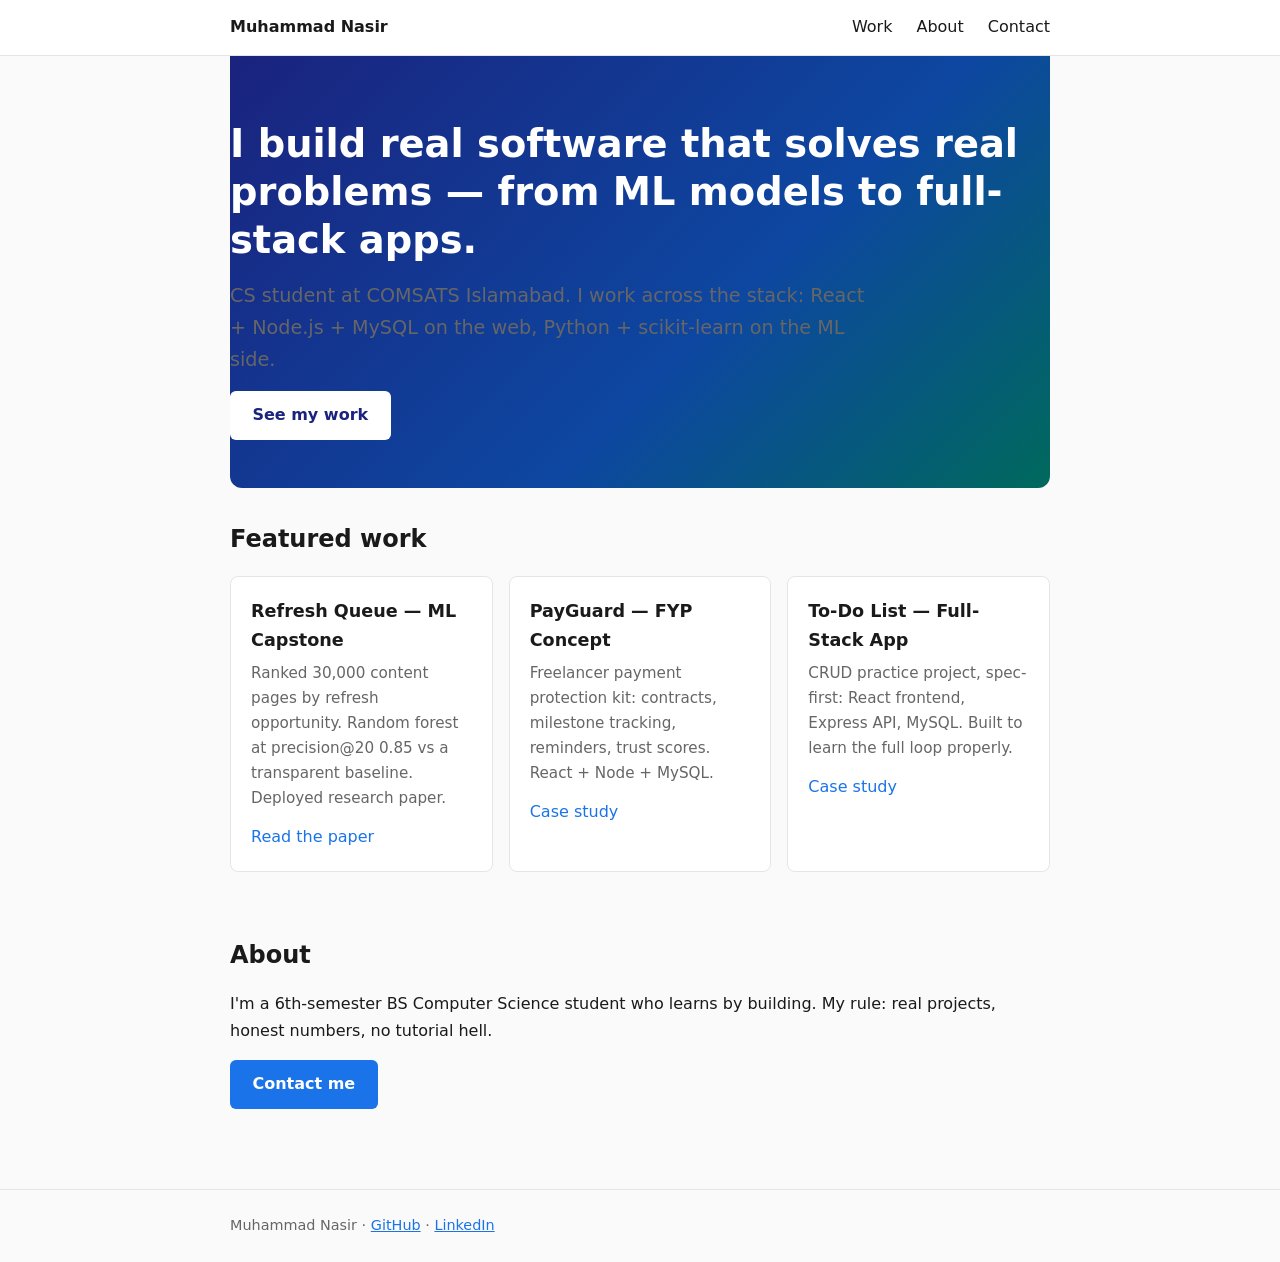
<file: index.html>
<!DOCTYPE html>
<html lang="en">
<head>
<meta charset="utf-8">
<meta name="viewport" content="width=device-width, initial-scale=1">
<title>Muhammad Nasir — Software Developer</title>
<meta name="description" content="Muhammad Nasir builds real software that solves real problems — from ML models to full-stack apps.">
<link rel="icon" type="image/svg+xml" href="favicon.svg">
<link rel="stylesheet" href="style.css">
<meta property="og:title" content="Muhammad Nasir — Software Developer">
<meta property="og:description" content="I build real software that solves real problems — from ML models to full-stack apps.">
<meta property="og:type" content="website">
<meta property="og:url" content="https://iammns9.github.io/">
<meta name="twitter:card" content="summary">
<!-- Privacy-friendly analytics by Plausible -->
<script async src="https://plausible.io/js/pa-c9BzNSm_xhHZBAn-NPg4I.js"></script>
<script>
  window.plausible=window.plausible||function(){(plausible.q=plausible.q||[]).push(arguments)},plausible.init=plausible.init||function(i){plausible.o=i||{}};
  plausible.init()
</script>
</head>
<body>
<nav><div class="wrap">
<a class="brand" href="index.html">Muhammad Nasir</a>
<a href="work.html">Work</a><a href="about.html">About</a><a href="contact.html">Contact</a>
</div></nav>
<div class="wrap">
<header class="hero hero-bg">
<h1>I build real software that solves real problems — from ML models to full-stack apps.</h1>
<p class="lead">CS student at COMSATS Islamabad. I work across the stack: React + Node.js + MySQL on the web, Python + scikit-learn on the ML side.</p>
<a class="btn" href="work.html">See my work</a>
</header>
<section>
<h2>Featured work</h2>
<div class="cards">
<div class="card"><h3>Refresh Queue — ML Capstone</h3><p>Ranked 30,000 content pages by refresh opportunity. Random forest at precision@20 0.85 vs a transparent baseline. Deployed research paper.</p><a href="https://iammns9.github.io/flyrank_ml_internship/">Read the paper</a></div>
<div class="card"><h3>PayGuard — FYP Concept</h3><p>Freelancer payment protection kit: contracts, milestone tracking, reminders, trust scores. React + Node + MySQL.</p><a href="work.html#payguard">Case study</a></div>
<div class="card"><h3>To-Do List — Full-Stack App</h3><p>CRUD practice project, spec-first: React frontend, Express API, MySQL. Built to learn the full loop properly.</p><a href="work.html#todo">Case study</a></div>
</div>
</section>
<section>
<h2>About</h2>
<p>I'm a 6th-semester BS Computer Science student who learns by building. My rule: real projects, honest numbers, no tutorial hell.</p>
<a class="btn" href="contact.html">Contact me</a>
</section>
</div>
<footer><div class="wrap">Muhammad Nasir · <a href="https://github.com/iammns9">GitHub</a> · <a href="https://www.linkedin.com/in/iammns9">LinkedIn</a></div></footer>
</body>
</html>
</file>
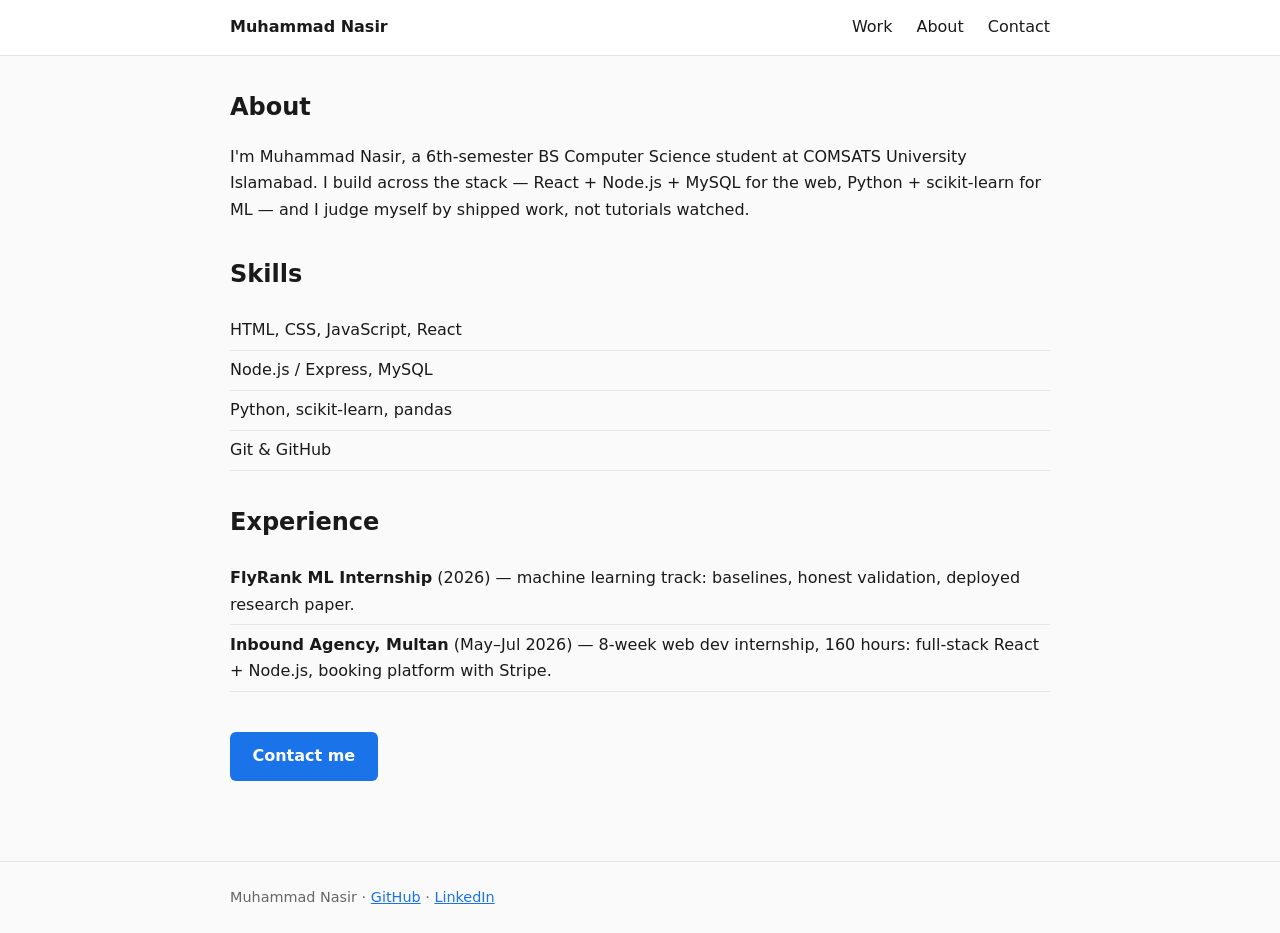
<file: about.html>
<!DOCTYPE html>
<html lang="en">
<head>
<meta charset="utf-8">
<meta name="viewport" content="width=device-width, initial-scale=1">
<title>About — Muhammad Nasir</title>
<meta name="description" content="About Muhammad Nasir: CS student, full-stack + ML developer.">
<link rel="icon" type="image/svg+xml" href="favicon.svg">
<link rel="stylesheet" href="style.css">
<meta property="og:title" content="Muhammad Nasir — Software Developer">
<meta property="og:description" content="I build real software that solves real problems — from ML models to full-stack apps.">
<meta property="og:type" content="website">
<meta property="og:url" content="https://iammns9.github.io/">
<meta name="twitter:card" content="summary">
<!-- Privacy-friendly analytics by Plausible -->
<script async src="https://plausible.io/js/pa-c9BzNSm_xhHZBAn-NPg4I.js"></script>
<script>
  window.plausible=window.plausible||function(){(plausible.q=plausible.q||[]).push(arguments)},plausible.init=plausible.init||function(i){plausible.o=i||{}};
  plausible.init()
</script>
</head>
<body>
<nav><div class="wrap">
<a class="brand" href="index.html">Muhammad Nasir</a>
<a href="work.html">Work</a><a href="about.html">About</a><a href="contact.html">Contact</a>
</div></nav>
<div class="wrap">
<section>
<h2>About</h2>
<p>I'm Muhammad Nasir, a 6th-semester BS Computer Science student at COMSATS University Islamabad. I build across the stack — React + Node.js + MySQL for the web, Python + scikit-learn for ML — and I judge myself by shipped work, not tutorials watched.</p>
<h2 style="margin-top:2rem">Skills</h2>
<ul class="clean">
<li>HTML, CSS, JavaScript, React</li>
<li>Node.js / Express, MySQL</li>
<li>Python, scikit-learn, pandas</li>
<li>Git & GitHub</li>
</ul>
<h2 style="margin-top:2rem">Experience</h2>
<ul class="clean">
<li><strong>FlyRank ML Internship</strong> (2026) — machine learning track: baselines, honest validation, deployed research paper.</li>
<li><strong>Inbound Agency, Multan</strong> (May–Jul 2026) — 8-week web dev internship, 160 hours: full-stack React + Node.js, booking platform with Stripe.</li>
</ul>
<p style="margin-top:1.5rem"><a class="btn" href="contact.html">Contact me</a></p>
</section>
</div>
<footer><div class="wrap">Muhammad Nasir · <a href="https://github.com/iammns9">GitHub</a> · <a href="https://www.linkedin.com/in/iammns9">LinkedIn</a></div></footer>
</body>
</html>
</file>
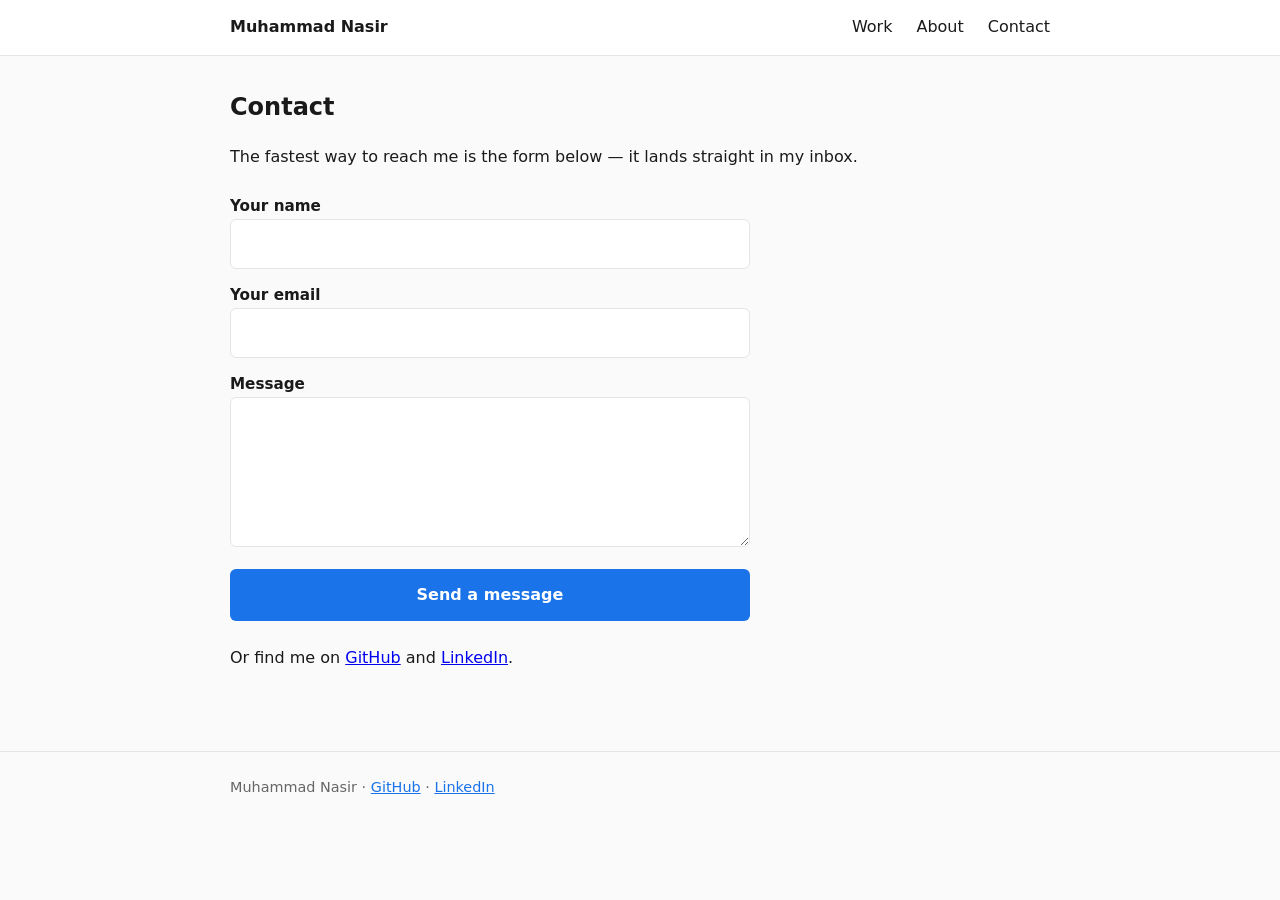
<file: contact.html>
<!DOCTYPE html>
<html lang="en">
<head>
<meta charset="utf-8">
<meta name="viewport" content="width=device-width, initial-scale=1">
<title>Contact — Muhammad Nasir</title>
<meta name="description" content="Contact Muhammad Nasir.">
<link rel="icon" type="image/svg+xml" href="favicon.svg">
<link rel="stylesheet" href="style.css">
<meta property="og:title" content="Muhammad Nasir — Software Developer">
<meta property="og:description" content="I build real software that solves real problems — from ML models to full-stack apps.">
<meta property="og:type" content="website">
<meta property="og:url" content="https://iammns9.github.io/">
<meta name="twitter:card" content="summary">
<!-- Privacy-friendly analytics by Plausible -->
<script async src="https://plausible.io/js/pa-c9BzNSm_xhHZBAn-NPg4I.js"></script>
<script>
  window.plausible=window.plausible||function(){(plausible.q=plausible.q||[]).push(arguments)},plausible.init=plausible.init||function(i){plausible.o=i||{}};
  plausible.init()
</script>
</head>
<body>
<nav><div class="wrap">
<a class="brand" href="index.html">Muhammad Nasir</a>
<a href="work.html">Work</a><a href="about.html">About</a><a href="contact.html">Contact</a>
</div></nav>
<div class="wrap">
<section>
<h2>Contact</h2>
<p style="margin-bottom:1.5rem">The fastest way to reach me is the form below — it lands straight in my inbox.</p>
<form class="contact" action="https://formsubmit.co/sp24-bcs-067@isbstudent.comsats.edu.pk" method="POST">
<input type="hidden" name="_subject" value="Portfolio contact form">
<input type="hidden" name="_template" value="table">
<label>Your name<input type="text" name="name" required></label>
<label>Your email<input type="email" name="email" required></label>
<label>Message<textarea name="message" rows="5" required></textarea></label>
<button type="submit">Send a message</button>
</form>
<p style="margin-top:1.5rem">Or find me on <a href="https://github.com/iammns9">GitHub</a> and <a href="https://www.linkedin.com/in/iammns9">LinkedIn</a>.</p>
</section>
</div>
<footer><div class="wrap">Muhammad Nasir · <a href="https://github.com/iammns9">GitHub</a> · <a href="https://www.linkedin.com/in/iammns9">LinkedIn</a></div></footer>
</body>
</html>
</file>
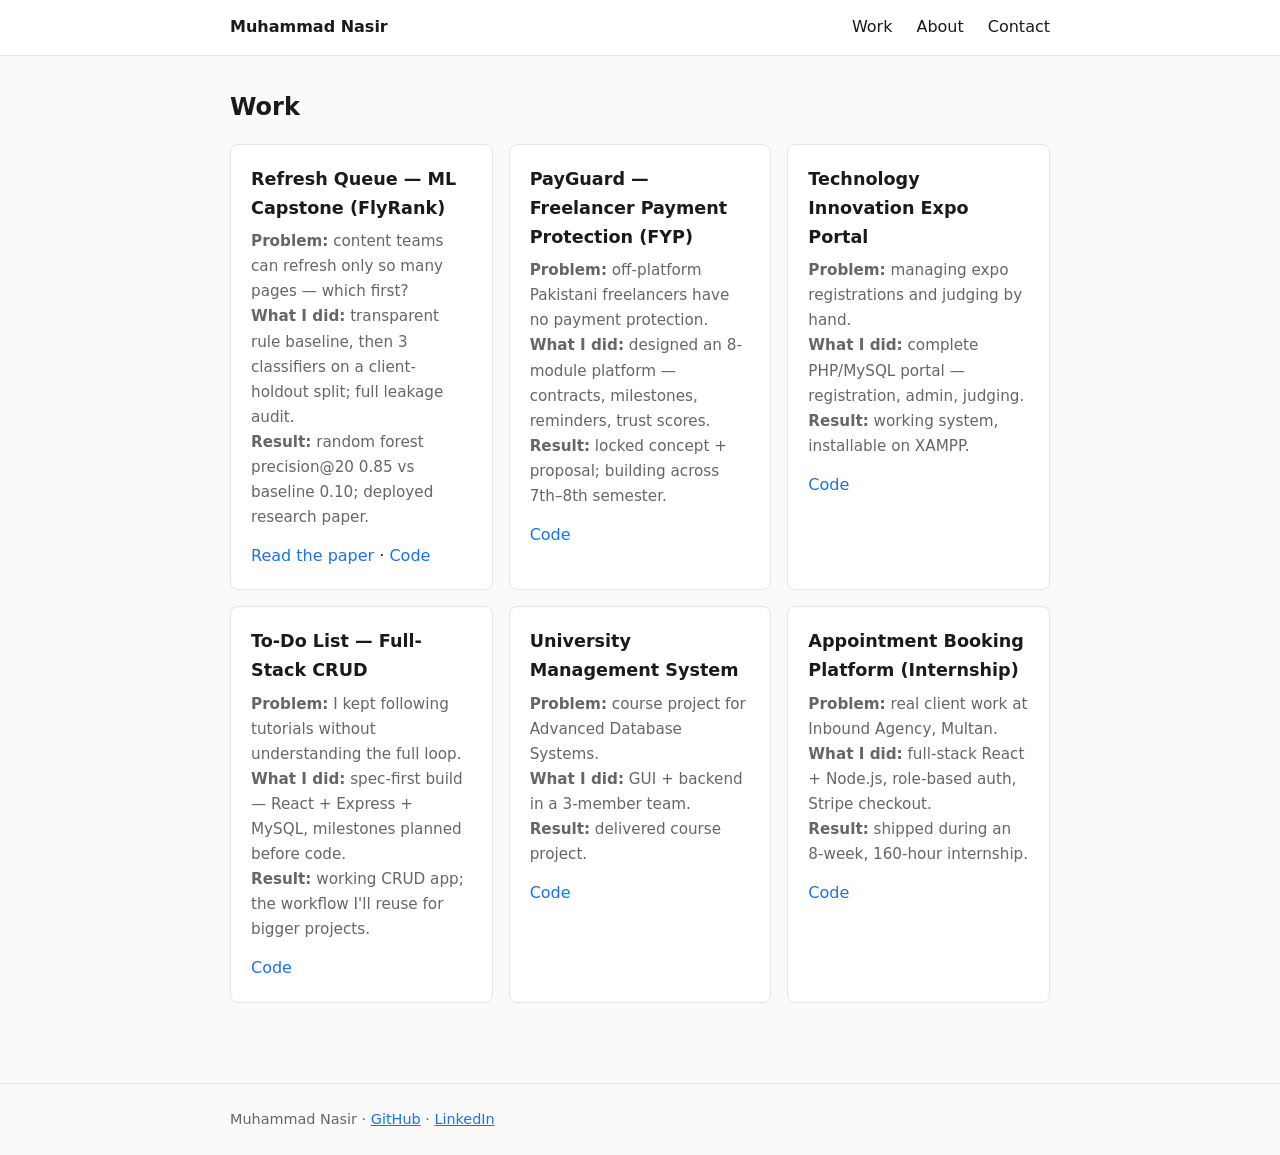
<file: work.html>
<!DOCTYPE html>
<html lang="en">
<head>
<meta charset="utf-8">
<meta name="viewport" content="width=device-width, initial-scale=1">
<title>Work — Muhammad Nasir</title>
<meta name="description" content="Projects by Muhammad Nasir: ML capstone, PayGuard, expo portal, full-stack apps.">
<link rel="icon" type="image/svg+xml" href="favicon.svg">
<link rel="stylesheet" href="style.css">
<meta property="og:title" content="Muhammad Nasir — Software Developer">
<meta property="og:description" content="I build real software that solves real problems — from ML models to full-stack apps.">
<meta property="og:type" content="website">
<meta property="og:url" content="https://iammns9.github.io/">
<meta name="twitter:card" content="summary">
<!-- Privacy-friendly analytics by Plausible -->
<script async src="https://plausible.io/js/pa-c9BzNSm_xhHZBAn-NPg4I.js"></script>
<script>
  window.plausible=window.plausible||function(){(plausible.q=plausible.q||[]).push(arguments)},plausible.init=plausible.init||function(i){plausible.o=i||{}};
  plausible.init()
</script>
</head>
<body>
<nav><div class="wrap">
<a class="brand" href="index.html">Muhammad Nasir</a>
<a href="work.html">Work</a><a href="about.html">About</a><a href="contact.html">Contact</a>
</div></nav>
<div class="wrap">
<section>
<h2>Work</h2>
<div class="cards">
<div class="card" id="flyrank"><h3>Refresh Queue — ML Capstone (FlyRank)</h3><p><strong>Problem:</strong> content teams can refresh only so many pages — which first?<br><strong>What I did:</strong> transparent rule baseline, then 3 classifiers on a client-holdout split; full leakage audit.<br><strong>Result:</strong> random forest precision@20 0.85 vs baseline 0.10; deployed research paper.</p><a href="https://iammns9.github.io/flyrank_ml_internship/">Read the paper</a> · <a href="https://github.com/iammns9/flyrank_ml_internship">Code</a></div>
<div class="card" id="payguard"><h3>PayGuard — Freelancer Payment Protection (FYP)</h3><p><strong>Problem:</strong> off-platform Pakistani freelancers have no payment protection.<br><strong>What I did:</strong> designed an 8-module platform — contracts, milestones, reminders, trust scores.<br><strong>Result:</strong> locked concept + proposal; building across 7th–8th semester.</p><a href="https://github.com/iammns9">Code</a></div>
<div class="card"><h3>Technology Innovation Expo Portal</h3><p><strong>Problem:</strong> managing expo registrations and judging by hand.<br><strong>What I did:</strong> complete PHP/MySQL portal — registration, admin, judging.<br><strong>Result:</strong> working system, installable on XAMPP.</p><a href="https://github.com/iammns9">Code</a></div>
<div class="card" id="todo"><h3>To-Do List — Full-Stack CRUD</h3><p><strong>Problem:</strong> I kept following tutorials without understanding the full loop.<br><strong>What I did:</strong> spec-first build — React + Express + MySQL, milestones planned before code.<br><strong>Result:</strong> working CRUD app; the workflow I'll reuse for bigger projects.</p><a href="https://github.com/iammns9">Code</a></div>
<div class="card"><h3>University Management System</h3><p><strong>Problem:</strong> course project for Advanced Database Systems.<br><strong>What I did:</strong> GUI + backend in a 3-member team.<br><strong>Result:</strong> delivered course project.</p><a href="https://github.com/iammns9">Code</a></div>
<div class="card"><h3>Appointment Booking Platform (Internship)</h3><p><strong>Problem:</strong> real client work at Inbound Agency, Multan.<br><strong>What I did:</strong> full-stack React + Node.js, role-based auth, Stripe checkout.<br><strong>Result:</strong> shipped during an 8-week, 160-hour internship.</p><a href="https://github.com/iammns9">Code</a></div>
</div>
</section>
</div>
<footer><div class="wrap">Muhammad Nasir · <a href="https://github.com/iammns9">GitHub</a> · <a href="https://www.linkedin.com/in/iammns9">LinkedIn</a></div></footer>
</body>
</html>
</file>
<file: style.css>
:root { --bg: #fafafa; --text: #1a1a1a; --muted: #666; --accent: #1a73e8; --card: #fff; --border: #e5e5e5; }
* { box-sizing: border-box; margin: 0; padding: 0; }
body { font-family: 'Segoe UI', system-ui, -apple-system, sans-serif; background: var(--bg); color: var(--text); line-height: 1.65; }
.wrap { max-width: 860px; margin: 0 auto; padding: 0 1.25rem; }
nav { background: var(--card); border-bottom: 1px solid var(--border); position: sticky; top: 0; z-index: 10; }
nav .wrap { display: flex; gap: 1.5rem; align-items: center; padding-top: 0.9rem; padding-bottom: 0.9rem; }
nav a { color: var(--text); text-decoration: none; font-weight: 500; }
nav a:hover { color: var(--accent); }
nav .brand { font-weight: 700; margin-right: auto; }
.hero { padding: 4rem 0 3rem; }
.hero h1 { font-size: 2.4rem; line-height: 1.25; margin-bottom: 1rem; }
.hero p.lead { font-size: 1.2rem; color: var(--muted); max-width: 640px; }
section { padding: 2rem 0; }
h2 { font-size: 1.5rem; margin-bottom: 1rem; }
.cards { display: grid; grid-template-columns: repeat(auto-fit, minmax(250px, 1fr)); gap: 1rem; }
.card { background: var(--card); border: 1px solid var(--border); border-radius: 8px; padding: 1.25rem; }
.card h3 { font-size: 1.1rem; margin-bottom: 0.4rem; }
.card p { color: var(--muted); font-size: 0.95rem; margin-bottom: 0.8rem; }
.card a { color: var(--accent); text-decoration: none; font-weight: 500; }
.btn { display: inline-block; background: var(--accent); color: #fff; padding: 0.7rem 1.4rem; border-radius: 6px; text-decoration: none; font-weight: 600; margin-top: 1rem; }
.btn:hover { opacity: 0.9; }
ul.clean { list-style: none; }
ul.clean li { padding: 0.4rem 0; border-bottom: 1px solid var(--border); }
form.contact { display: grid; gap: 0.9rem; max-width: 520px; }
form.contact label { font-weight: 600; font-size: 0.95rem; }
form.contact input, form.contact textarea { width: 100%; padding: 0.7rem; border: 1px solid var(--border); border-radius: 6px; font: inherit; }
form.contact button { background: var(--accent); color: #fff; border: 0; padding: 0.8rem; border-radius: 6px; font: inherit; font-weight: 600; cursor: pointer; }
footer { border-top: 1px solid var(--border); margin-top: 3rem; padding: 1.5rem 0; color: var(--muted); font-size: 0.9rem; }
footer a { color: var(--accent); }
@media (max-width: 600px) {
  .hero h1 { font-size: 1.8rem; }
  .hero { padding: 2.5rem 0 2rem; }
  nav .wrap { gap: 1rem; font-size: 0.95rem; }
}

.hero-bg { background: linear-gradient(135deg, #1a237e 0%, #0d47a1 60%, #00695c 100%); color: #fff; border-radius: 0 0 12px 12px; }
.hero-bg .lead { color: #c5cae9; }
.hero-bg .btn { background: #fff; color: #1a237e; }
</file>
